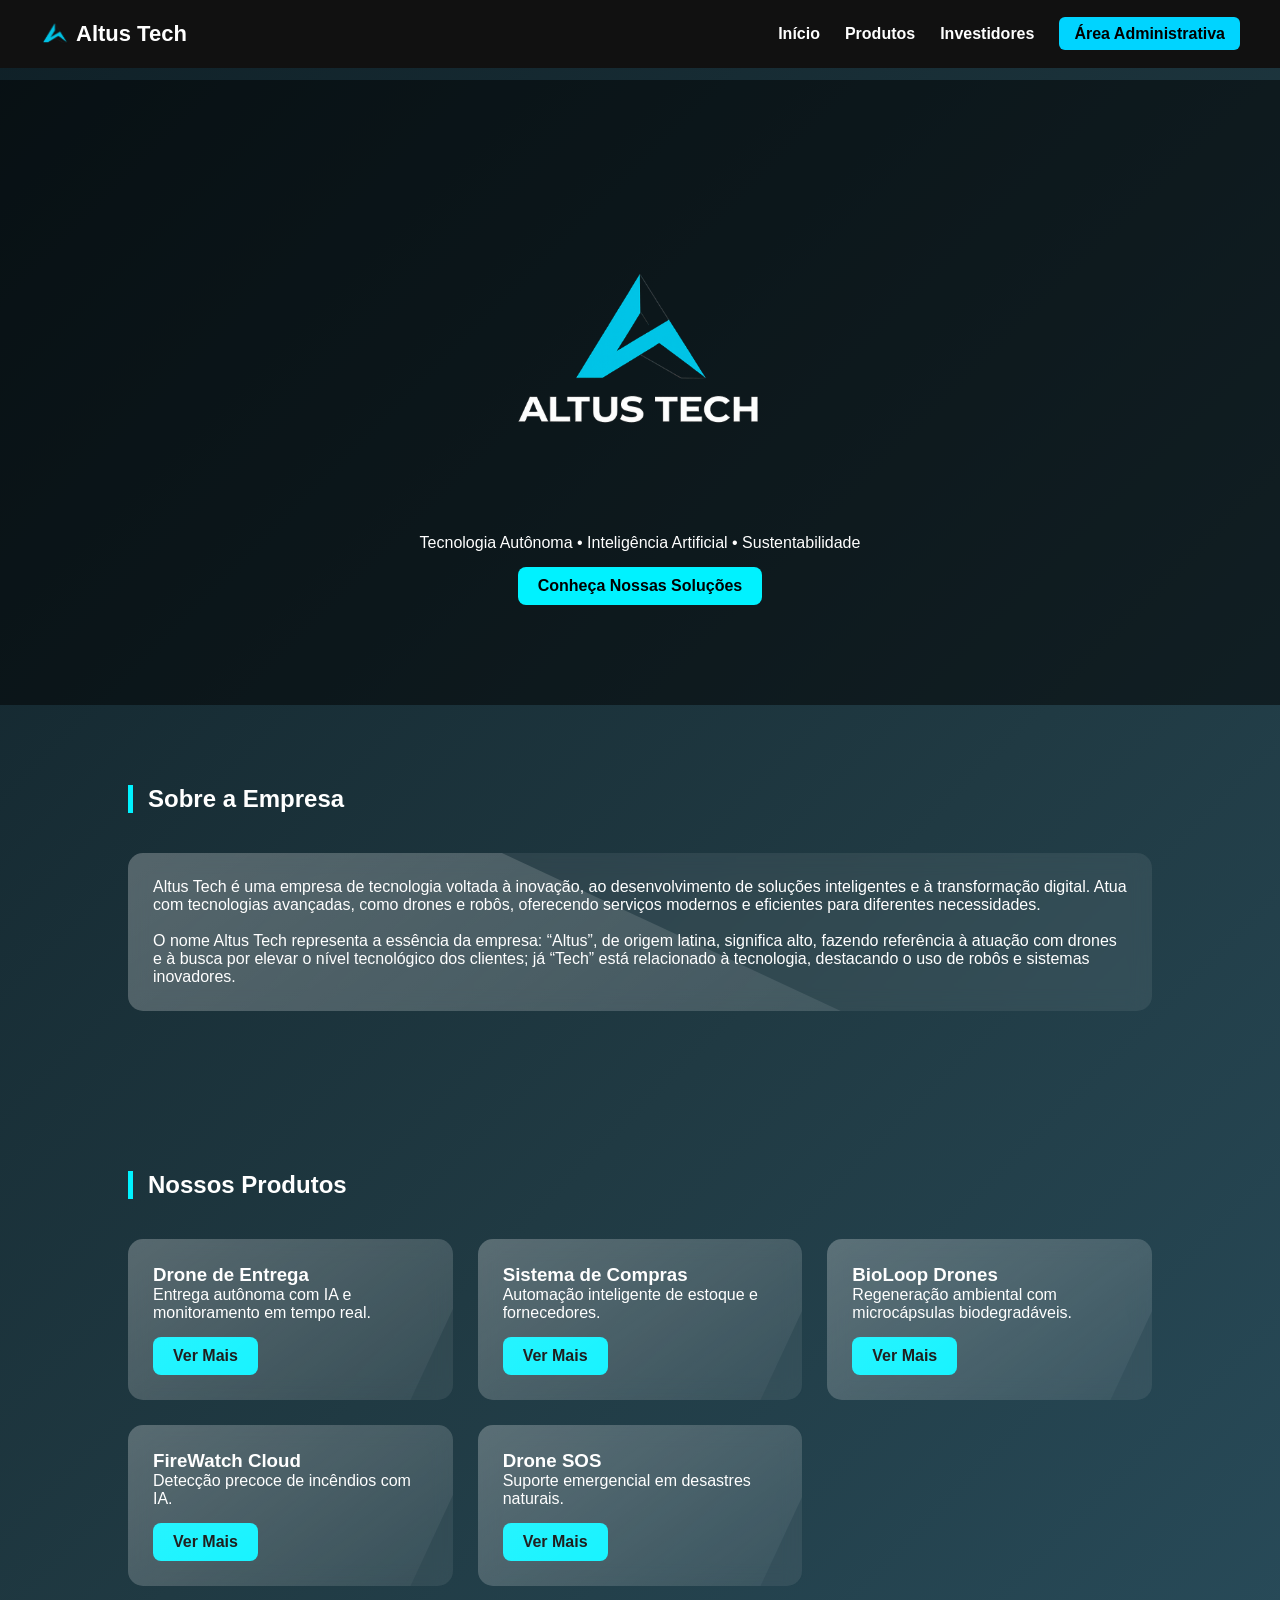
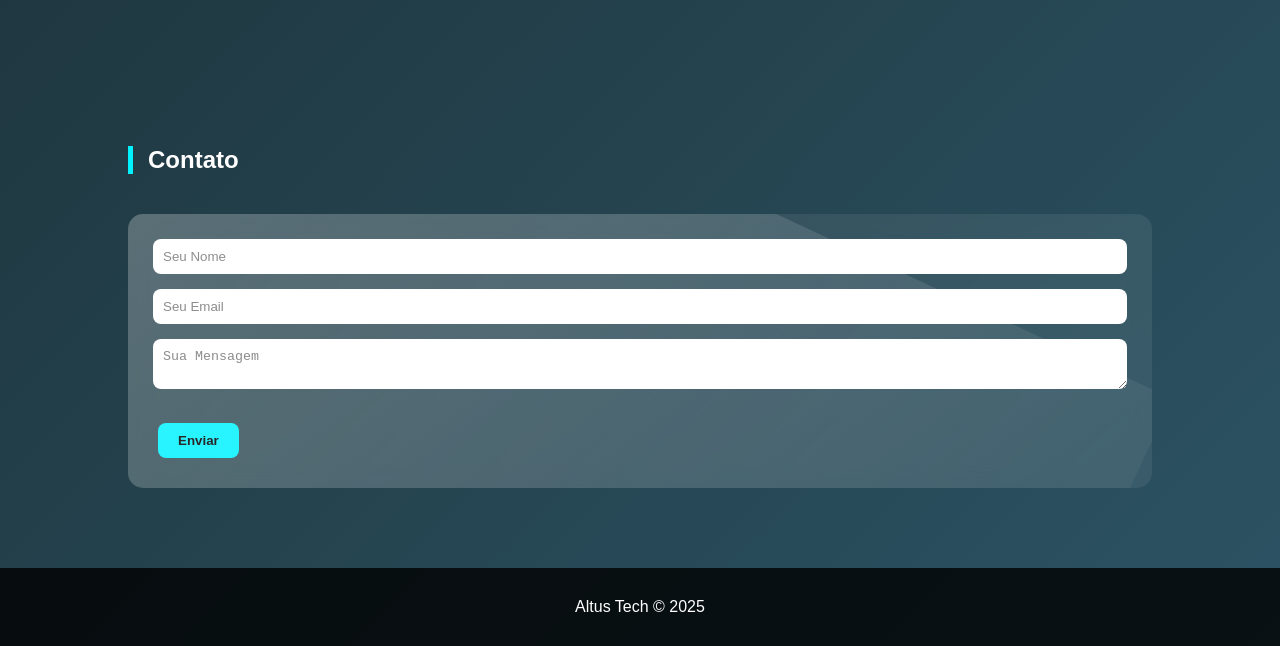
<file: index.html>
<!DOCTYPE html>
<html lang="pt-br">

<head>
    <meta charset="UTF-8">
    <meta name="viewport" content="width=device-width, initial-scale=1.0">
    <title>Altus Tech</title>

    <link rel="shortcut icon" href="./img/logo.png" type="image/x-icon">
    <link rel="stylesheet" href="./css/style.css">
    <script defer src="./js/script.js"></script>
</head>

<body>

    <!-- NAVBAR -->
    <div class="navbar">
        <div class="logo-container">
            <img src="./img/logo.png" alt="Logo">
            <h1>Altus Tech</h1>
        </div>

        <ul class="nav-links">
            <li><a href="index.html">Início</a></li>
            <li><a href="#produtos">Produtos</a></li>
            <li><a href="investidores.html">Investidores</a></li>
            <li><a href="admin/login.html" class="admin-btn">Área Administrativa</a></li>
        </ul>
    </div>

    <!-- HERO -->
    <header class="hero">
        <img src="./img/logo com o nome.png" alt="Logo Altus Tech">

        <p>
            Tecnologia Autônoma • Inteligência Artificial • Sustentabilidade
        </p>

        <a href="#produtos" class="btn">
            Conheça Nossas Soluções
        </a>
    </header>

    <!-- SOBRE -->
    <section id="sobre" class="fade">
        <h2>Sobre a Empresa</h2>

        <div class="card">
            <p>
                Altus Tech é uma empresa de tecnologia voltada à inovação, ao desenvolvimento de soluções inteligentes e
                à transformação digital. Atua com tecnologias avançadas, como drones e robôs, oferecendo serviços
                modernos e eficientes para diferentes necessidades.
                <br><br>
                O nome Altus Tech representa a essência da empresa: “Altus”, de origem latina, significa alto,
                fazendo referência à atuação com drones e à busca por elevar o nível tecnológico dos clientes;
                já “Tech” está relacionado à tecnologia, destacando o uso de robôs e sistemas inovadores.
            </p>
        </div>
    </section>

    <!-- PRODUTOS -->
    <section id="produtos">
        <h2>Nossos Produtos</h2>

        <div class="grid">

            <div class="card fade">
                <h3>Drone de Entrega</h3>
                <p>Entrega autônoma com IA e monitoramento em tempo real.</p>
                <a href="produtos/drone-entrega.html" class="btn-small">Ver Mais</a>
            </div>

            <div class="card fade">
                <h3>Sistema de Compras</h3>
                <p>Automação inteligente de estoque e fornecedores.</p>
                <a href="produtos/compras.html" class="btn-small">Ver Mais</a>
            </div>

            <div class="card fade">
                <h3>BioLoop Drones</h3>
                <p>Regeneração ambiental com microcápsulas biodegradáveis.</p>
                <a href="produtos/bioloop.html" class="btn-small">Ver Mais</a>
            </div>

            <div class="card fade">
                <h3>FireWatch Cloud</h3>
                <p>Detecção precoce de incêndios com IA.</p>
                <a href="produtos/firewatch.html" class="btn-small">Ver Mais</a>
            </div>

            <div class="card fade">
                <h3>Drone SOS</h3>
                <p>Suporte emergencial em desastres naturais.</p>
                <a href="produtos/dronesos.html" class="btn-small">Ver Mais</a>
            </div>

        </div>
    </section>

    <!-- CONTATO -->
    <section id="contato">
        <h2>Contato</h2>

        <form id="formContato" class="card">
            <input type="text" id="nome" placeholder="Seu Nome" required>
            <input type="email" id="email" placeholder="Seu Email" required>
            <textarea id="mensagem" placeholder="Sua Mensagem" required></textarea>

            <button type="submit" class="btn">Enviar</button>
            <p id="msgStatus"></p>
        </form>
    </section>

    <!-- FOOTER -->
    <footer>
        <p>Altus Tech © 2025</p>
    </footer>

</body>

</html>
</file>
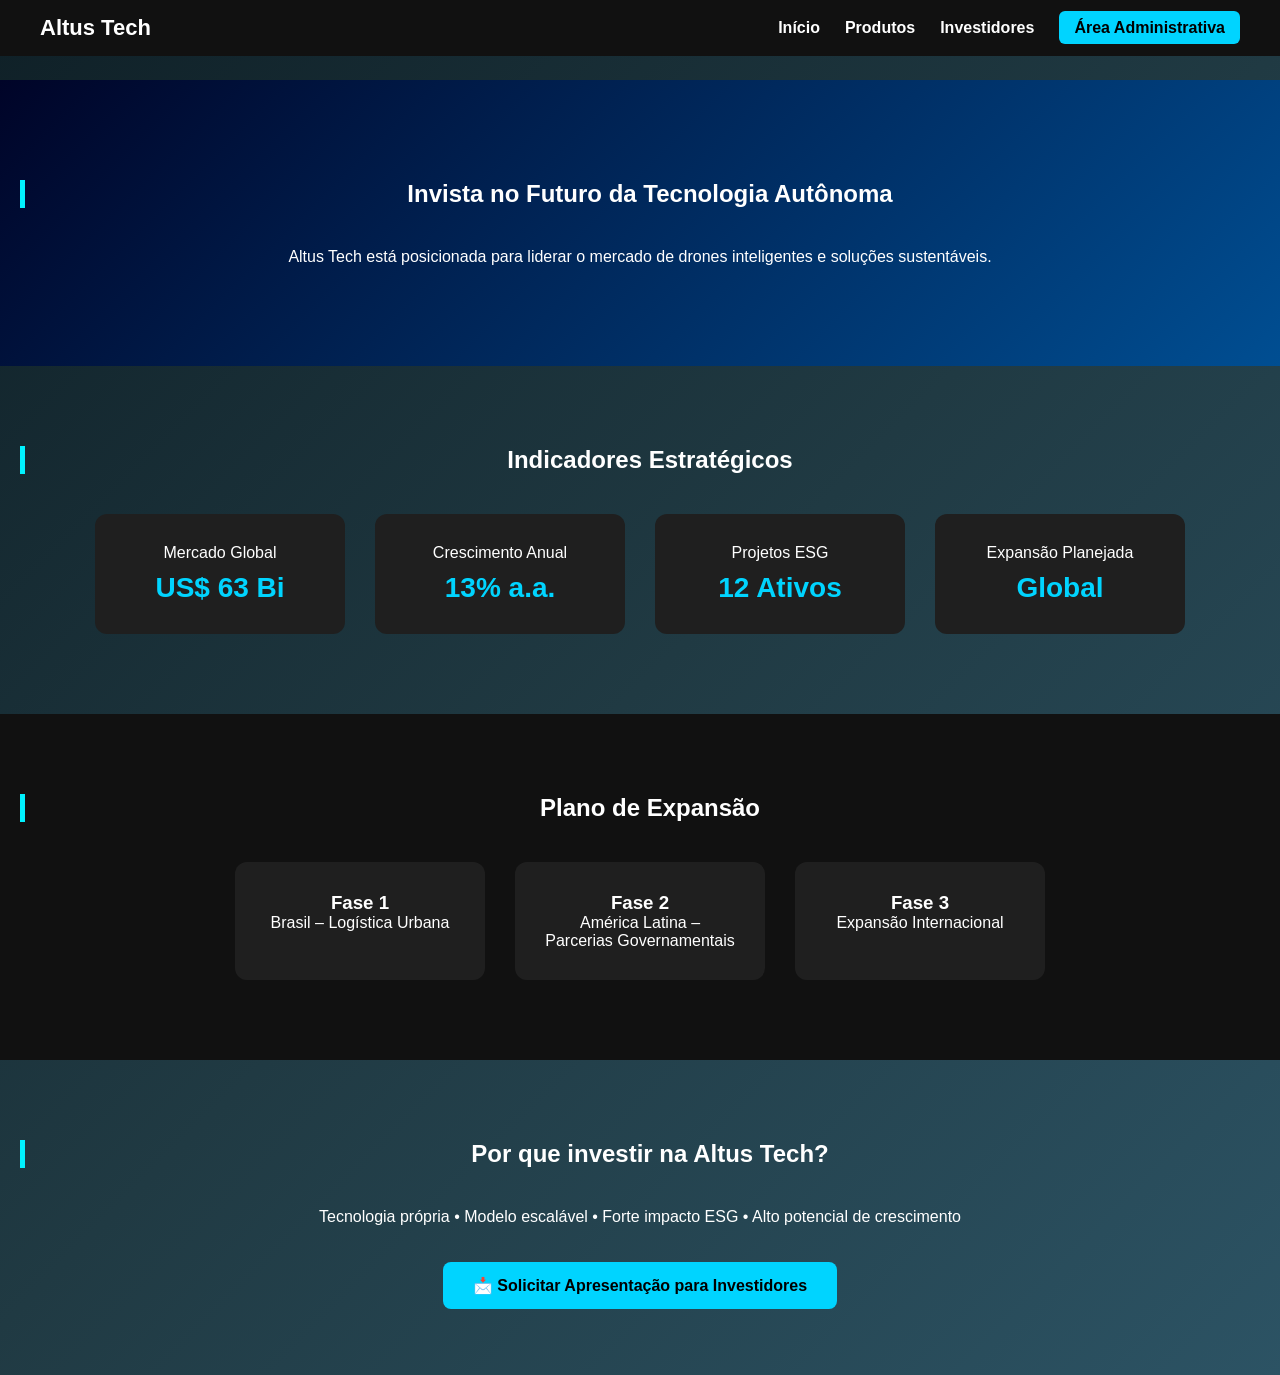
<file: investidores.html>
<!DOCTYPE html>
<html lang="pt-br">

<head>
    <meta charset="UTF-8">
    <meta name="viewport" content="width=device-width, initial-scale=1.0">
    <title>Investidores - Altus Tech</title>
    <link rel="stylesheet" href="./css/style.css">
</head>

<body>

    <!-- NAVBAR -->
    <div class="navbar">
        <h1>Altus Tech</h1>
        <ul>
            <li><a href="index.html">Início</a></li>
            <li><a href="index.html#produtos">Produtos</a></li>
            <li><a href="investidores.html">Investidores</a></li>
            <li><a href="admin/login.html" class="admin-btn">Área Administrativa</a></li>
        </ul>
    </div>

    <!-- HERO -->
    <section class="investor-hero">
        <h2>Invista no Futuro da Tecnologia Autônoma</h2>
        <p>
            Altus Tech está posicionada para liderar o mercado de drones inteligentes
            e soluções sustentáveis.
        </p>
    </section>

    <!-- MÉTRICAS -->
    <section class="investor-section">
        <h2>Indicadores Estratégicos</h2>

        <div class="investor-grid">

            <div class="investor-card">
                <p>Mercado Global</p>
                <div class="highlight">US$ 63 Bi</div>
            </div>

            <div class="investor-card">
                <p>Crescimento Anual</p>
                <div class="highlight">13% a.a.</div>
            </div>

            <div class="investor-card">
                <p>Projetos ESG</p>
                <div class="highlight">12 Ativos</div>
            </div>

            <div class="investor-card">
                <p>Expansão Planejada</p>
                <div class="highlight">Global</div>
            </div>

        </div>
    </section>

    <!-- PLANO DE EXPANSÃO -->
    <section class="investor-section" style="background:#111; color:white;">
        <h2>Plano de Expansão</h2>

        <div class="investor-grid">

            <div class="investor-card">
                <h3>Fase 1</h3>
                <p>Brasil – Logística Urbana</p>
            </div>

            <div class="investor-card">
                <h3>Fase 2</h3>
                <p>América Latina – Parcerias Governamentais</p>
            </div>

            <div class="investor-card">
                <h3>Fase 3</h3>
                <p>Expansão Internacional</p>
            </div>

        </div>
    </section>

    <!-- CTA -->
    <section class="investor-section">
        <h2>Por que investir na Altus Tech?</h2>

        <p>
            Tecnologia própria • Modelo escalável • Forte impacto ESG • Alto potencial de crescimento
        </p>

        <div class="cta-investor">
            <a href="#">📩 Solicitar Apresentação para Investidores</a>
        </div>
    </section>

</body>

</html>
</file>
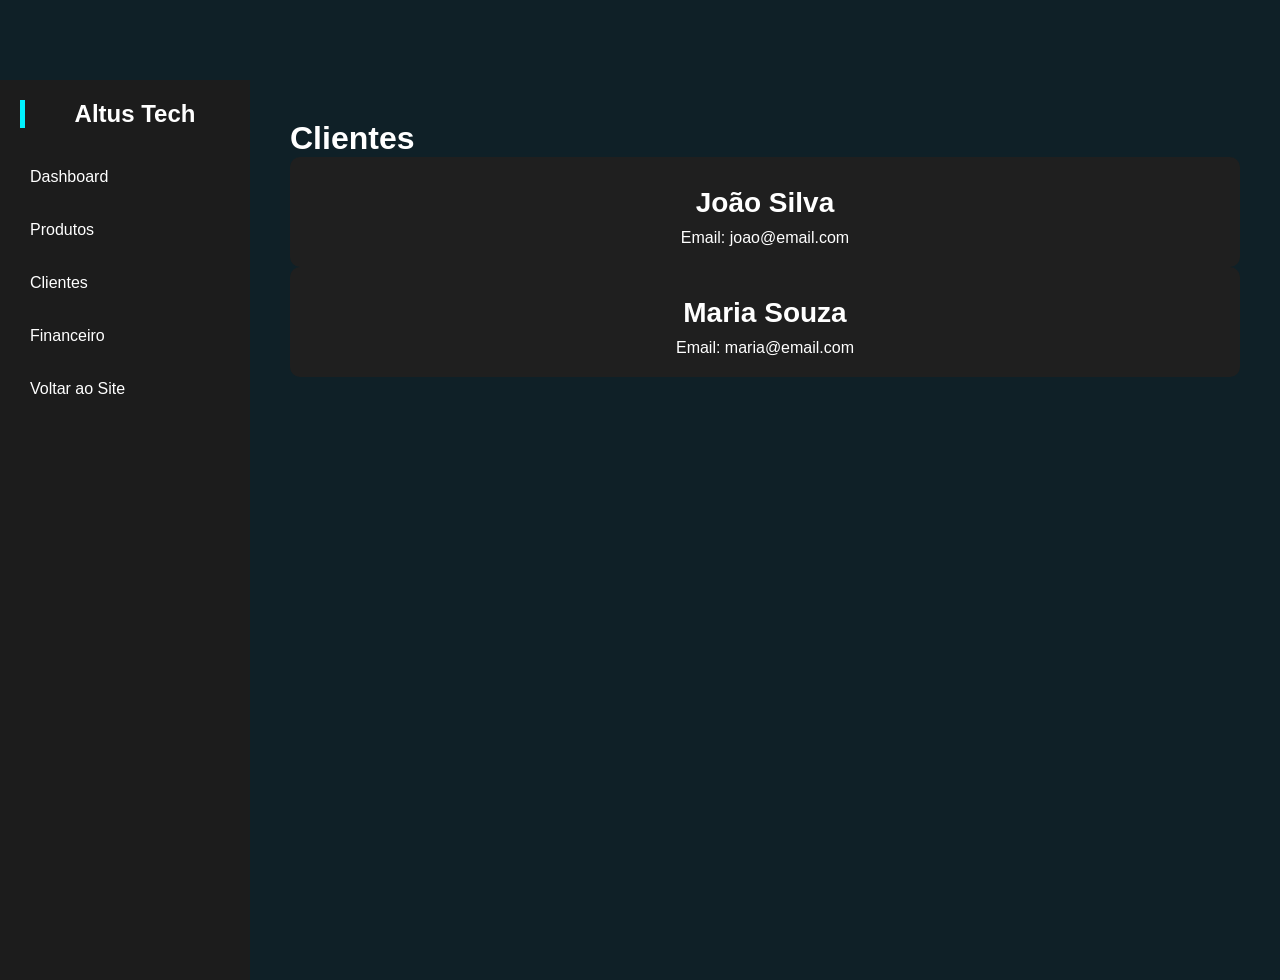
<file: admin/clientes.html>
<!DOCTYPE html>
<html lang="pt-br">
<head>
<meta charset="UTF-8">
<meta name="viewport" content="width=device-width, initial-scale=1.0">
<title>Admin - Clientes</title>
<link rel="stylesheet" href="../css/style.css">
</head>

<body class="admin-body">

<div class="admin-container">

<div class="sidebar">
    <h2>Altus Tech</h2>
    <a href="dashboard.html">Dashboard</a>
    <a href="produtos.html">Produtos</a>
    <a href="clientes.html">Clientes</a>
    <a href="financeiro.html">Financeiro</a>
    <a href="../index.html">Voltar ao Site</a>
</div>

<div class="dashboard">
<h1>Clientes</h1>

<div class="admin-card">
<h3>João Silva</h3>
<p>Email: joao@email.com</p>
</div>

<div class="admin-card">
<h3>Maria Souza</h3>
<p>Email: maria@email.com</p>
</div>

</div>

</div>

</body>
</html>
</file>
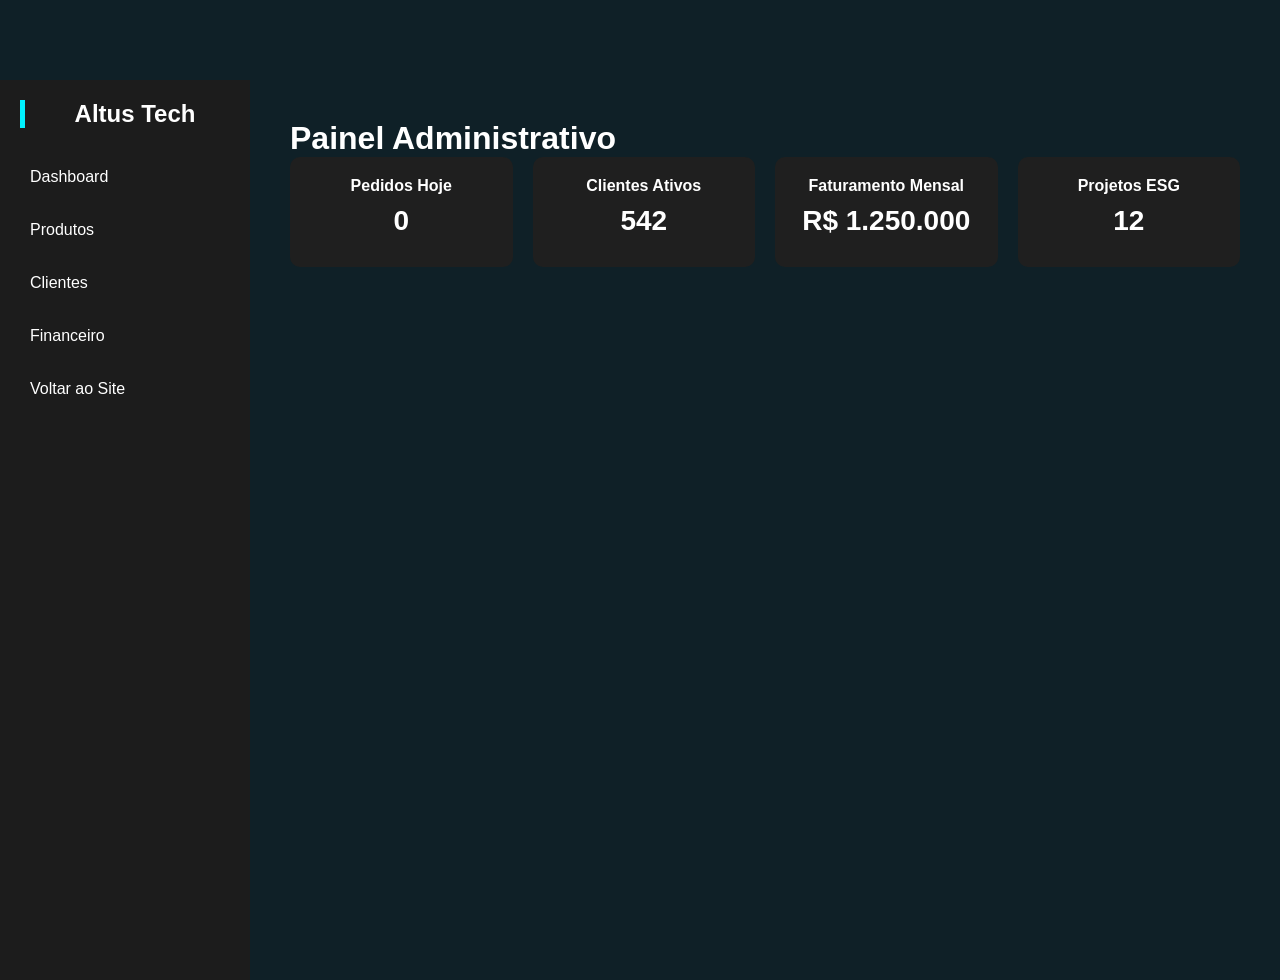
<file: admin/dashboard.html>
<!DOCTYPE html>
<html lang="pt-br">
<head>
<meta charset="UTF-8">
<meta name="viewport" content="width=device-width, initial-scale=1.0">
<title>Painel Administrativo - Altus Tech</title>
<link rel="stylesheet" href="../css/style.css">
</head>

<body class="admin-body">

<div class="admin-container">

<div class="sidebar">
    <h2>Altus Tech</h2>

    <a href="dashboard.html">Dashboard</a>
    <a href="produtos.html">Produtos</a>
    <a href="clientes.html">Clientes</a>
    <a href="financeiro.html">Financeiro</a>
    <a href="../index.html">Voltar ao Site</a>
</div>

<div class="dashboard">

<h1>Painel Administrativo</h1>

<div class="cards">

<div class="admin-card">
<h4>Pedidos Hoje</h4>
<h3>0</h3>
</div>

<div class="admin-card">
<h4>Clientes Ativos</h4>
<h3>542</h3>
</div>

<div class="admin-card">
<h4>Faturamento Mensal</h4>
<h3>R$ 1.250.000</h3>
</div>

<div class="admin-card">
<h4>Projetos ESG</h4>
<h3>12</h3>
</div>

</div>

</div>

</div>

</body>
</html>
</file>
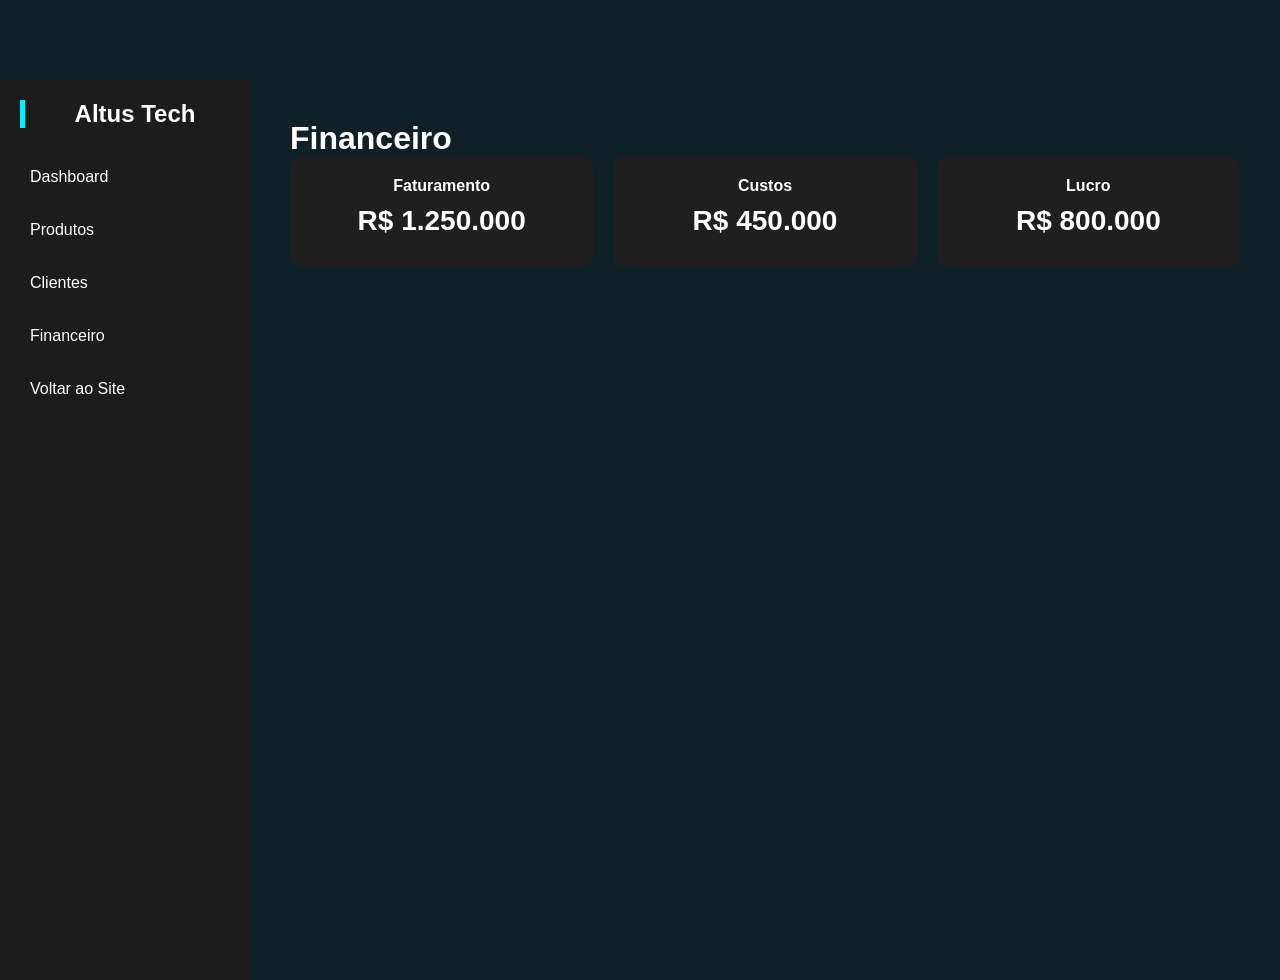
<file: admin/financeiro.html>
<!DOCTYPE html>
<html lang="pt-br">
<head>
<meta charset="UTF-8">
<title>Admin - Financeiro</title>
<meta name="viewport" content="width=device-width, initial-scale=1.0">
<link rel="stylesheet" href="../css/style.css">
</head>

<body class="admin-body">

<div class="admin-container">

<div class="sidebar">
    <h2>Altus Tech</h2>
    <a href="dashboard.html">Dashboard</a>
    <a href="produtos.html">Produtos</a>
    <a href="clientes.html">Clientes</a>
    <a href="financeiro.html">Financeiro</a>
    <a href="../index.html">Voltar ao Site</a>
</div>

<div class="dashboard">
<h1>Financeiro</h1>

<div class="cards">

<div class="admin-card">
<h4>Faturamento</h4>
<h3>R$ 1.250.000</h3>
</div>

<div class="admin-card">
<h4>Custos</h4>
<h3>R$ 450.000</h3>
</div>

<div class="admin-card">
<h4>Lucro</h4>
<h3>R$ 800.000</h3>
</div>

</div>

</div>

</div>

</body>
</html>
</file>
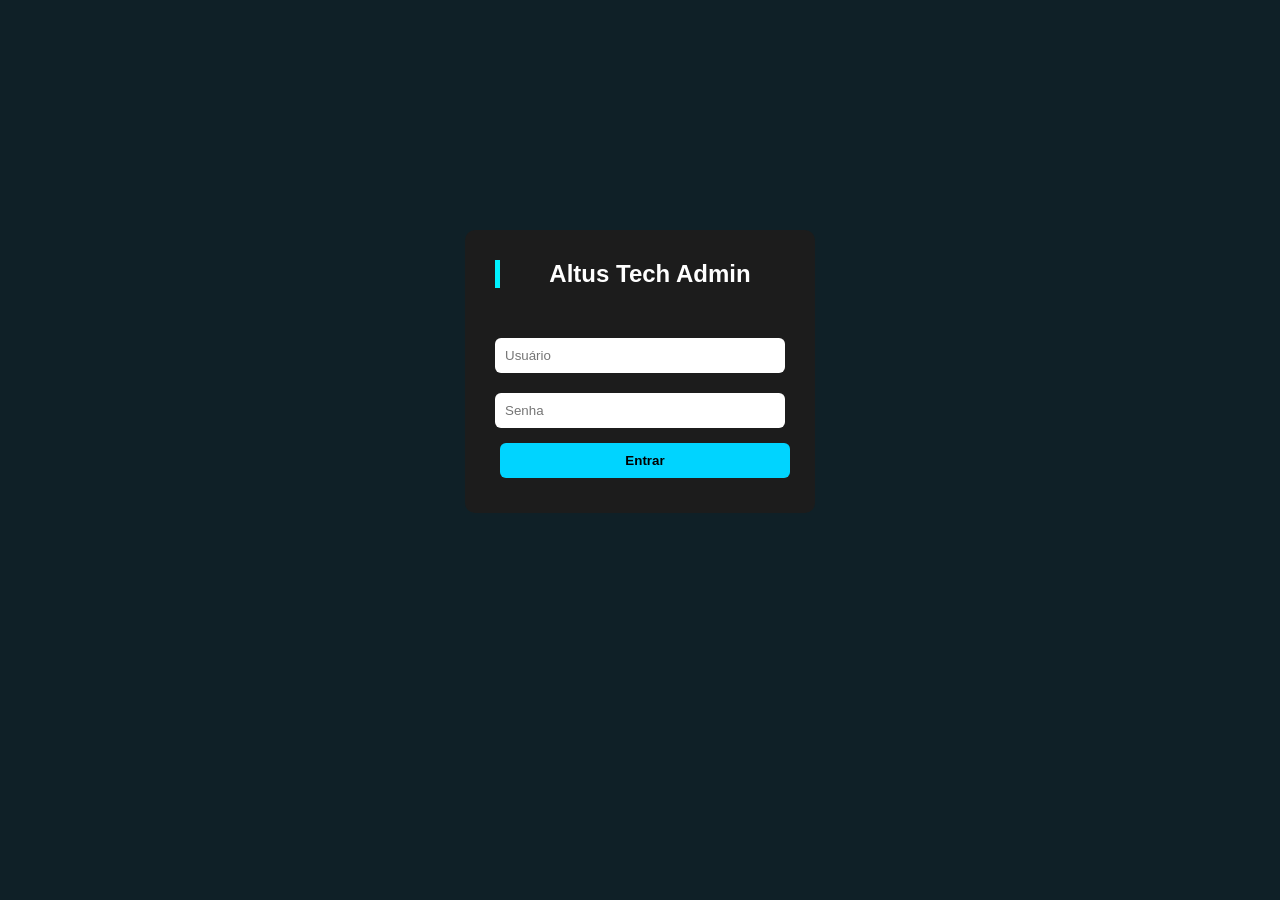
<file: admin/login.html>
<!DOCTYPE html>
<html lang="pt-br">
<head>
<meta charset="UTF-8">
<meta name="viewport" content="width=device-width, initial-scale=1.0">
<title>Login Administrativo - Altus Tech</title>
<link rel="stylesheet" href="../css/style.css">
</head>

<body class="admin-body">

<div class="login-box">
<h2>Altus Tech Admin</h2>

<form action="dashboard.html">
<input type="text" placeholder="Usuário" required>
<input type="password" placeholder="Senha" required>
<button type="submit">Entrar</button>
</form>

</div>

</body>
</html>
</file>
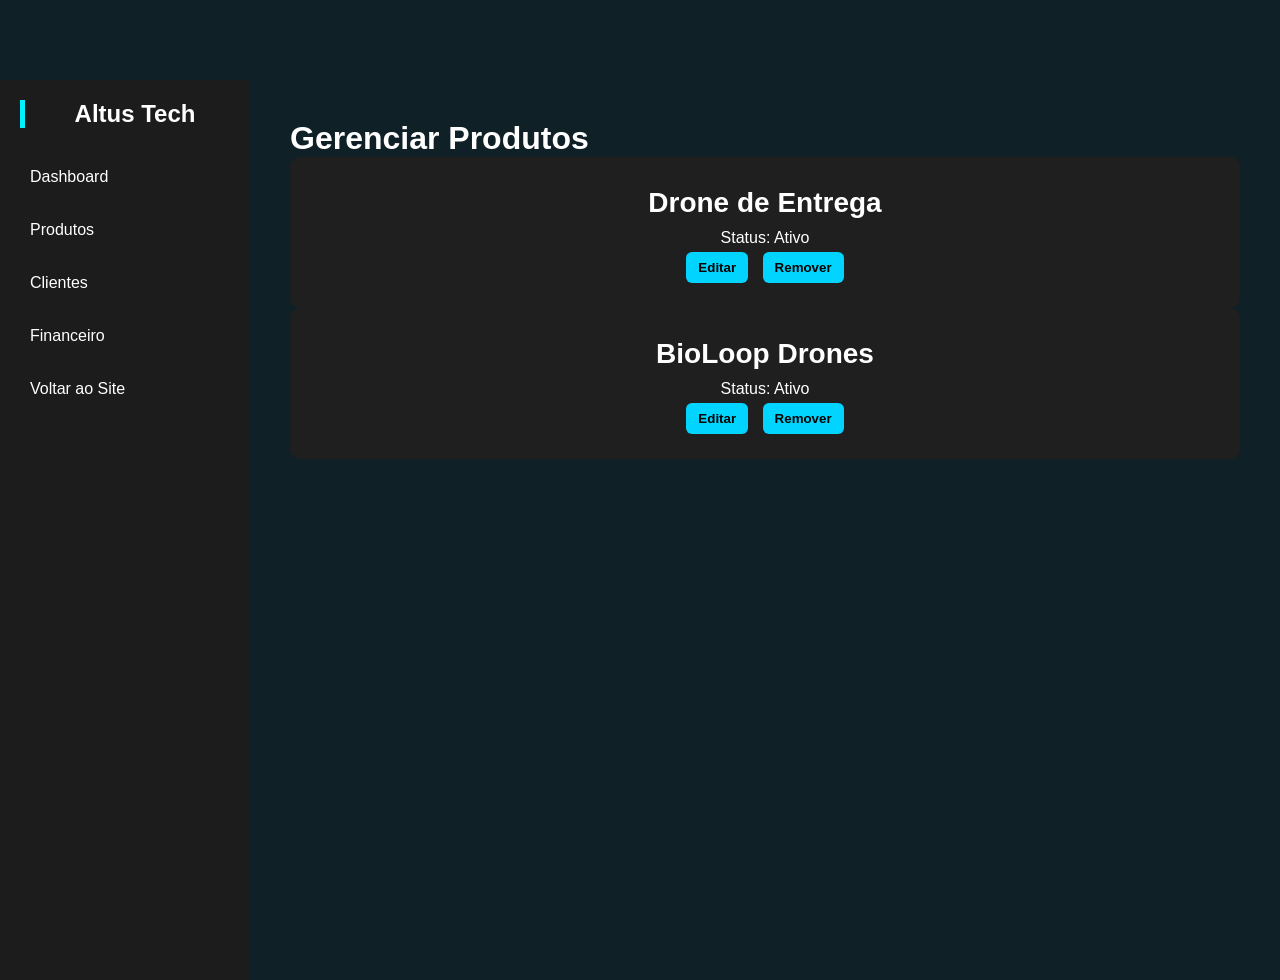
<file: admin/produtos.html>
<!DOCTYPE html>
<html lang="pt-br">

<head>
    <meta charset="UTF-8">
    <title>Admin - Produtos</title>
    <meta name="viewport" content="width=device-width, initial-scale=1.0">
    <link rel="stylesheet" href="../css/style.css">
</head>

<body class="admin-body">

    <div class="admin-container">

        <div class="sidebar">
            <h2>Altus Tech</h2>
            <a href="dashboard.html">Dashboard</a>
            <a href="produtos.html">Produtos</a>
            <a href="clientes.html">Clientes</a>
            <a href="financeiro.html">Financeiro</a>
            <a href="../index.html">Voltar ao Site</a>
        </div>

        <div class="dashboard">
            <h1>Gerenciar Produtos</h1>

            <div class="admin-card" id="produto1">
                <h3 contenteditable="false">Drone de Entrega</h3>
                <p>Status: Ativo</p>
                <button onclick="editarProduto(this)">Editar</button>
                <button onclick="removerProduto(this)">Remover</button>
            </div>

            <div class="admin-card" id="produto2">
                <h3 contenteditable="false">BioLoop Drones</h3>
                <p>Status: Ativo</p>
                <button onclick="editarProduto(this)">Editar</button>
                <button onclick="removerProduto(this)">Remover</button>
            </div>
        </div>
    </div>


    <script src="../js/script2.js"></script>

</body>

</html>
</file>
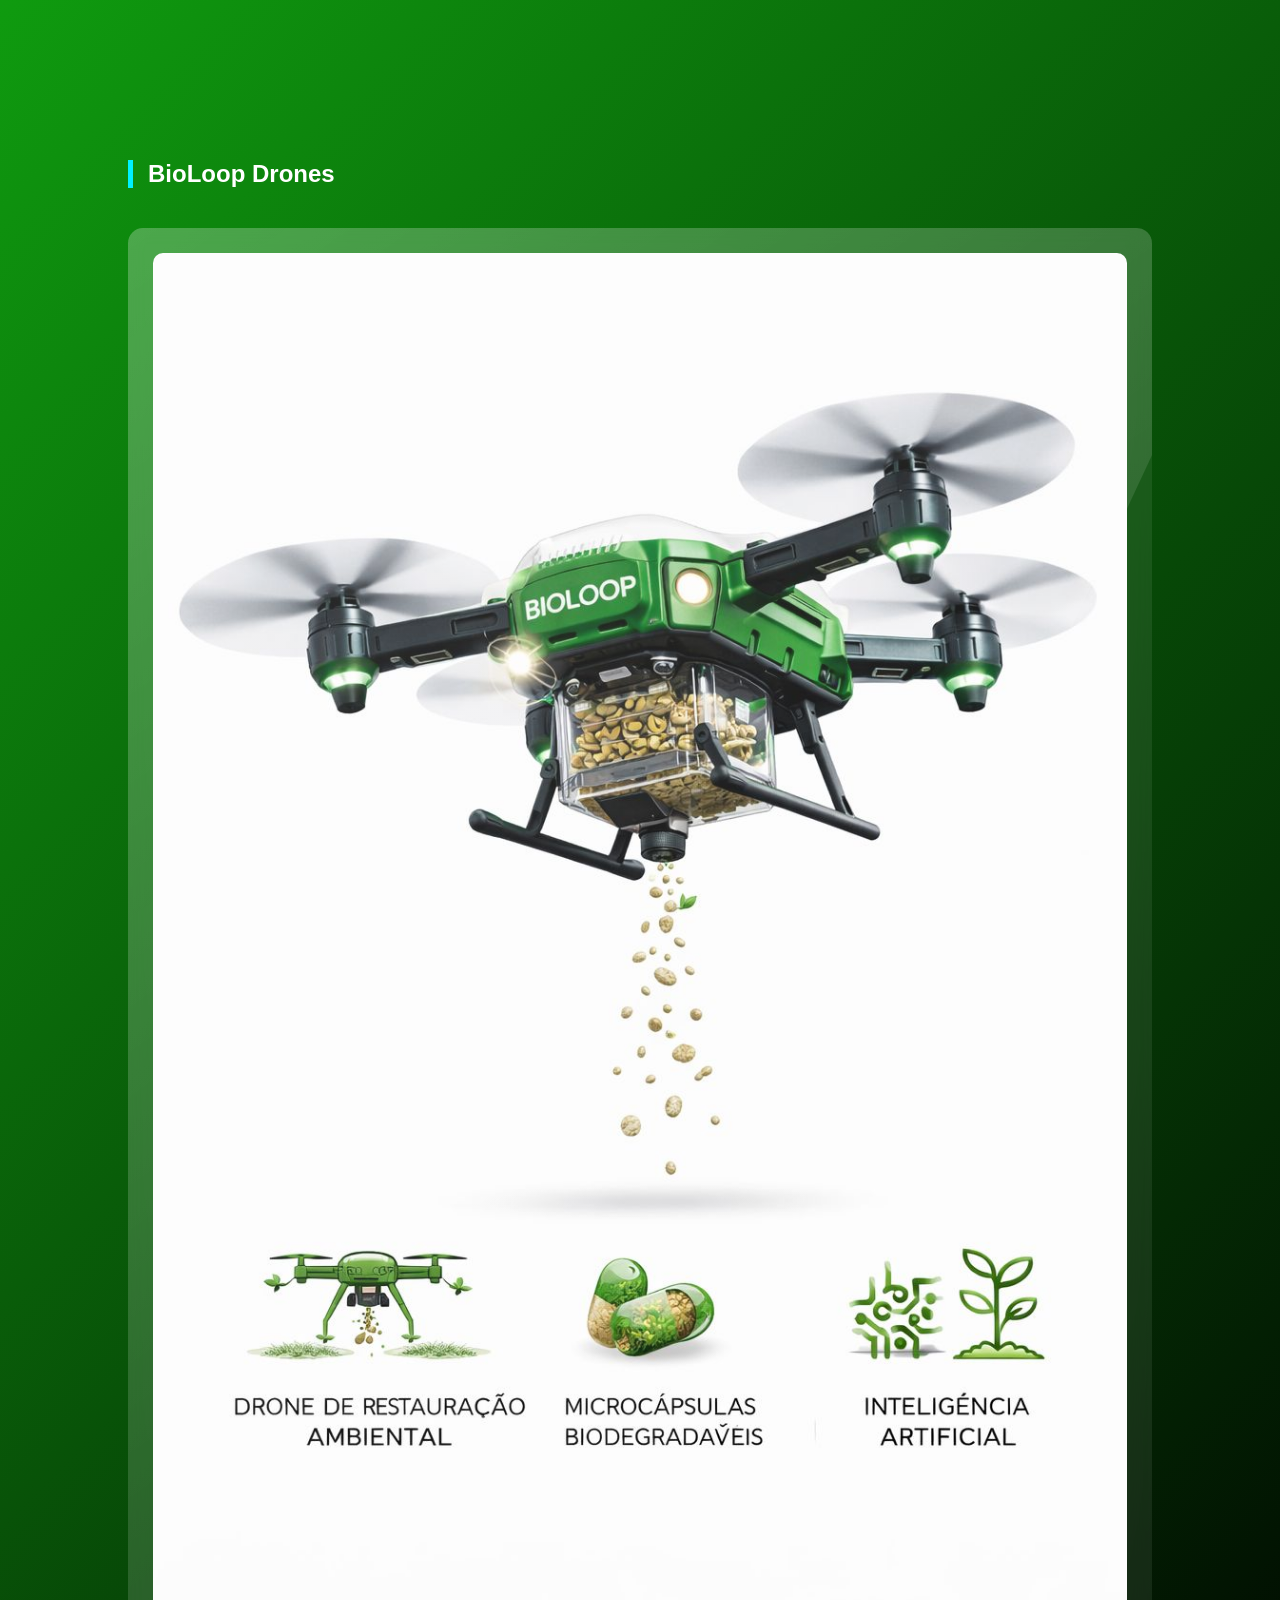
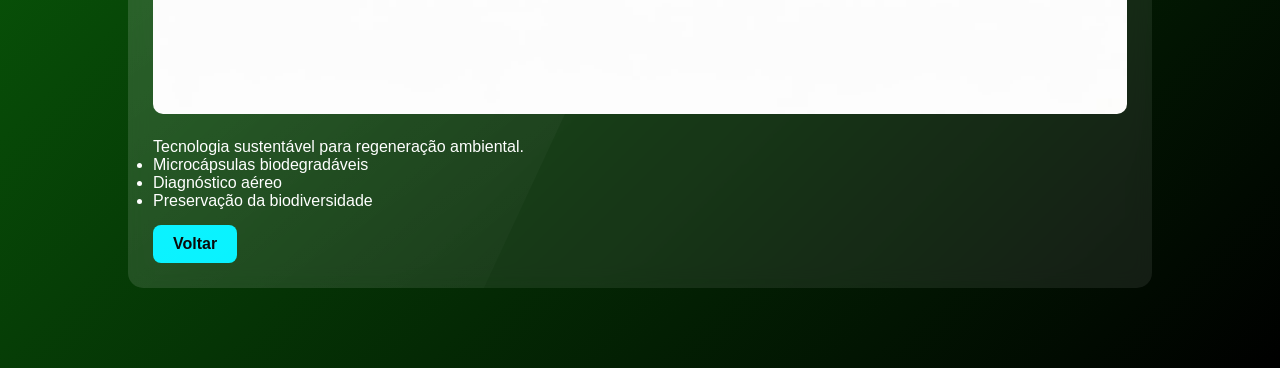
<file: produtos/bioloop.html>
<!DOCTYPE html>
<html lang="pt-br">
<head>
<meta charset="UTF-8">
<meta name="viewport" content="width=device-width, initial-scale=1.0">
<title>BioLoop Drones</title>
<link rel="stylesheet" href="../css/style.css">
</head>

<body class="bioloop">

<section class="fade-in">
<h2>BioLoop Drones</h2>

<div class="card">
<img src="../img/bioloop drone.jpeg" width="100%" style="border-radius:10px; margin-bottom:20px;">

<p>Tecnologia sustentável para regeneração ambiental.</p>

<ul>
<li>Microcápsulas biodegradáveis</li>
<li>Diagnóstico aéreo</li>
<li>Preservação da biodiversidade</li>
</ul>

<a href="../index.html" class="btn">Voltar</a>
</div>

</section>
</body>

</html>
</file>
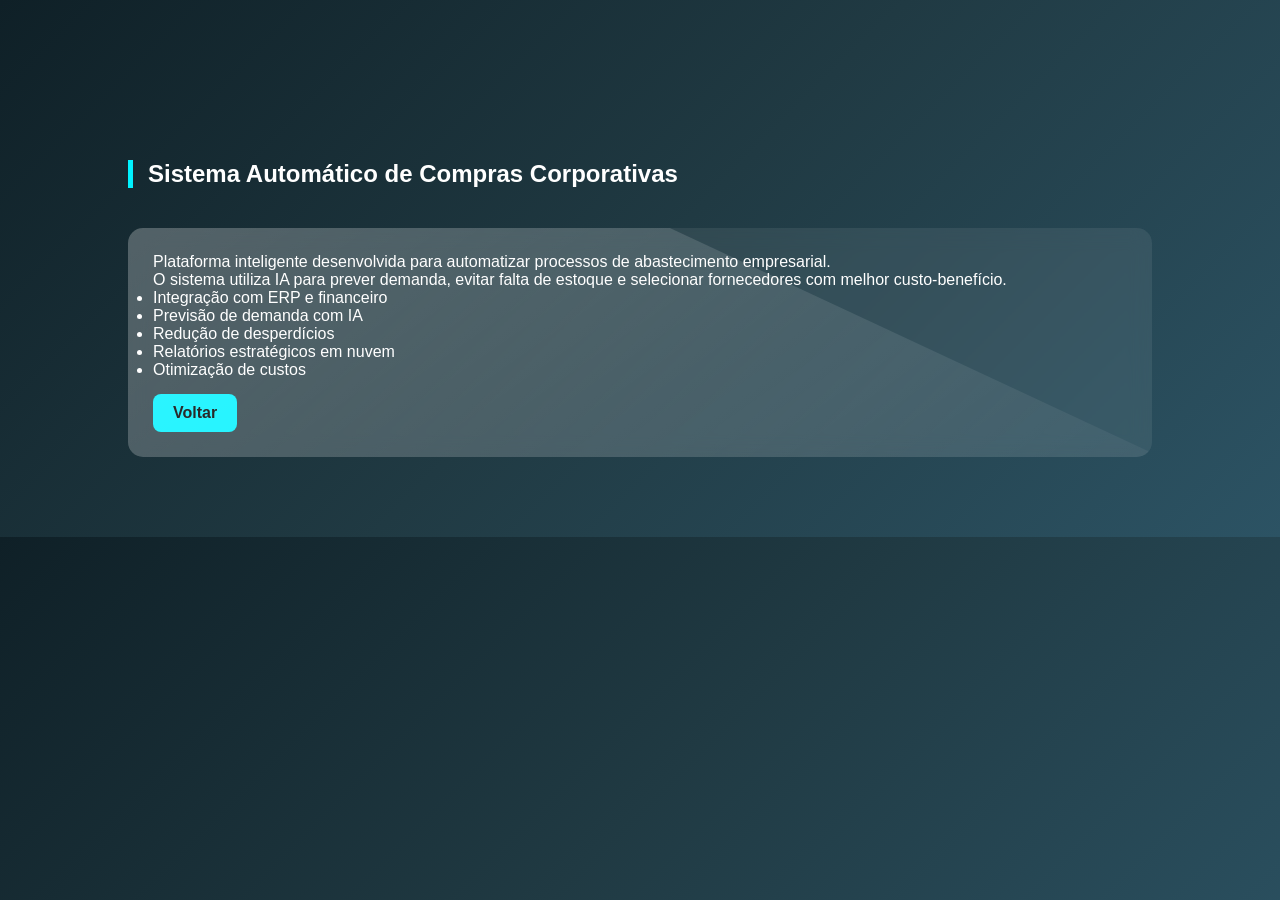
<file: produtos/compras.html>
<!DOCTYPE html>
<html lang="pt-br">
<head>
<meta charset="UTF-8">
<meta name="viewport" content="width=device-width, initial-scale=1.0">
<title>Sistema Automático de Compras</title>
<link rel="stylesheet" href="../css/style.css">
</head>

<body>

<section>
<h2>Sistema Automático de Compras Corporativas</h2>

<div class="card">
<p>
Plataforma inteligente desenvolvida para automatizar
processos de abastecimento empresarial.
</p>

<p>
O sistema utiliza IA para prever demanda, evitar falta de estoque
e selecionar fornecedores com melhor custo-benefício.
</p>

<ul>
<li>Integração com ERP e financeiro</li>
<li>Previsão de demanda com IA</li>
<li>Redução de desperdícios</li>
<li>Relatórios estratégicos em nuvem</li>
<li>Otimização de custos</li>
</ul>

<a href="../index.html" class="btn">Voltar</a>
</div>

</section>

</body>
</html>
</file>
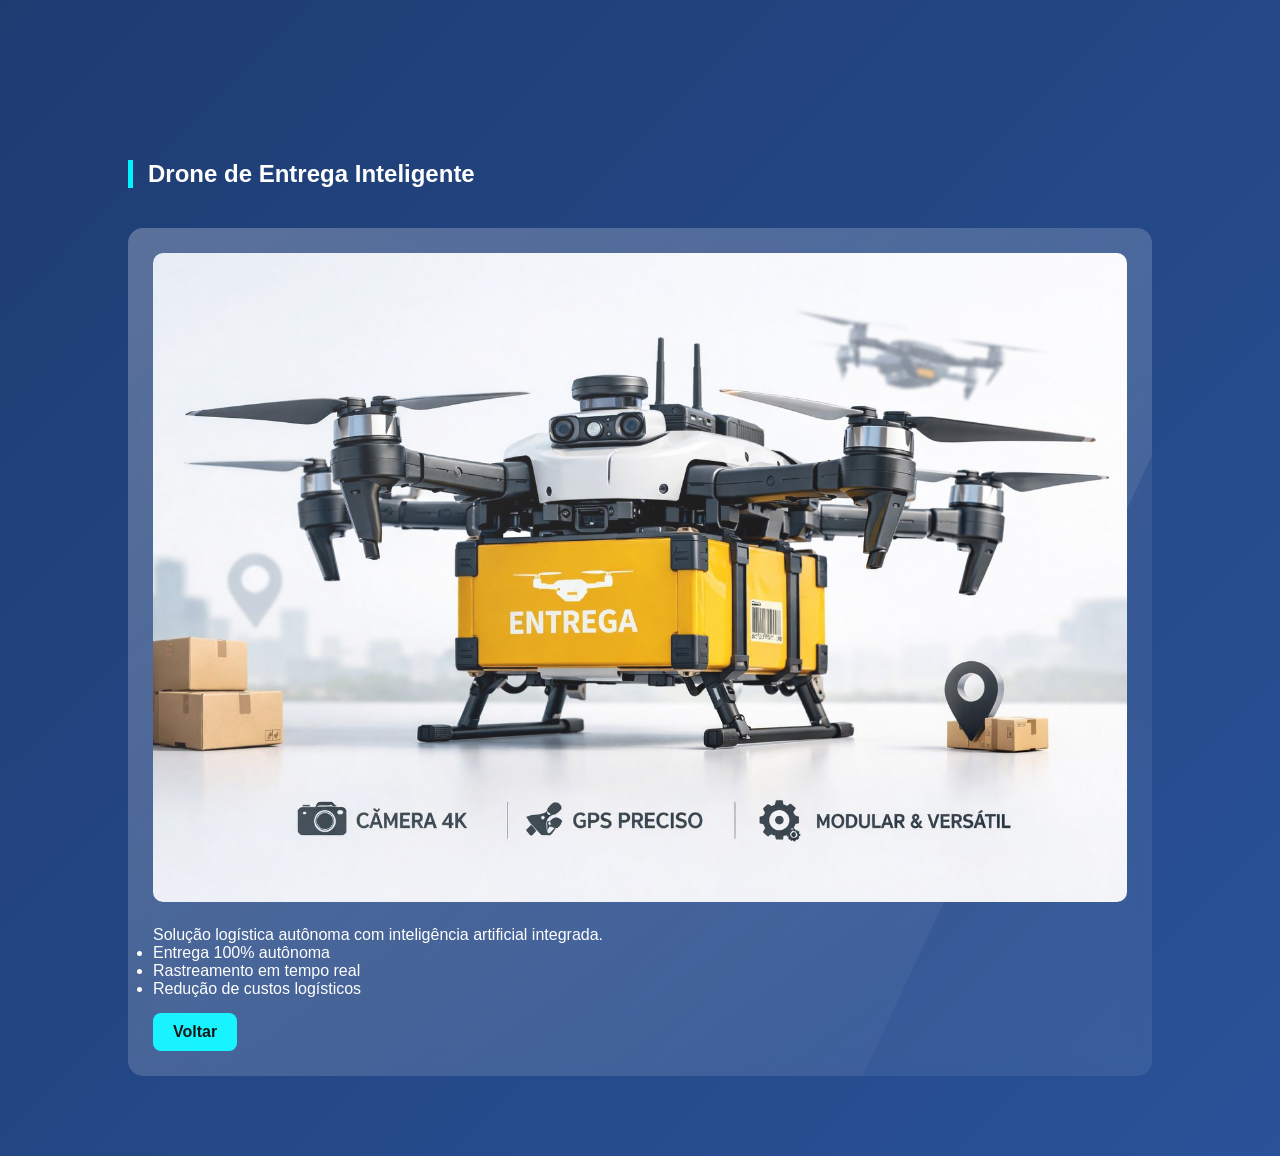
<file: produtos/drone-entrega.html>
<!DOCTYPE html>
<html lang="pt-br">
<head>
<meta charset="UTF-8">
<meta name="viewport" content="width=device-width, initial-scale=1.0">
<title>Drone de Entrega Inteligente</title>
<link rel="stylesheet" href="../css/style.css">
</head>

<body class="drone">

<section class="fade-in">
<h2>Drone de Entrega Inteligente</h2>

<div class="card">

<img src="../img/drone de entrega.jpeg" width="100%" style="border-radius:10px; margin-bottom:20px;">


<p>Solução logística autônoma com inteligência artificial integrada.</p>

<ul>
<li>Entrega 100% autônoma</li>
<li>Rastreamento em tempo real</li>
<li>Redução de custos logísticos</li>
</ul>


<a href="../index.html" class="btn">Voltar</a>
</div>

</section>
</body>

</html>
</file>
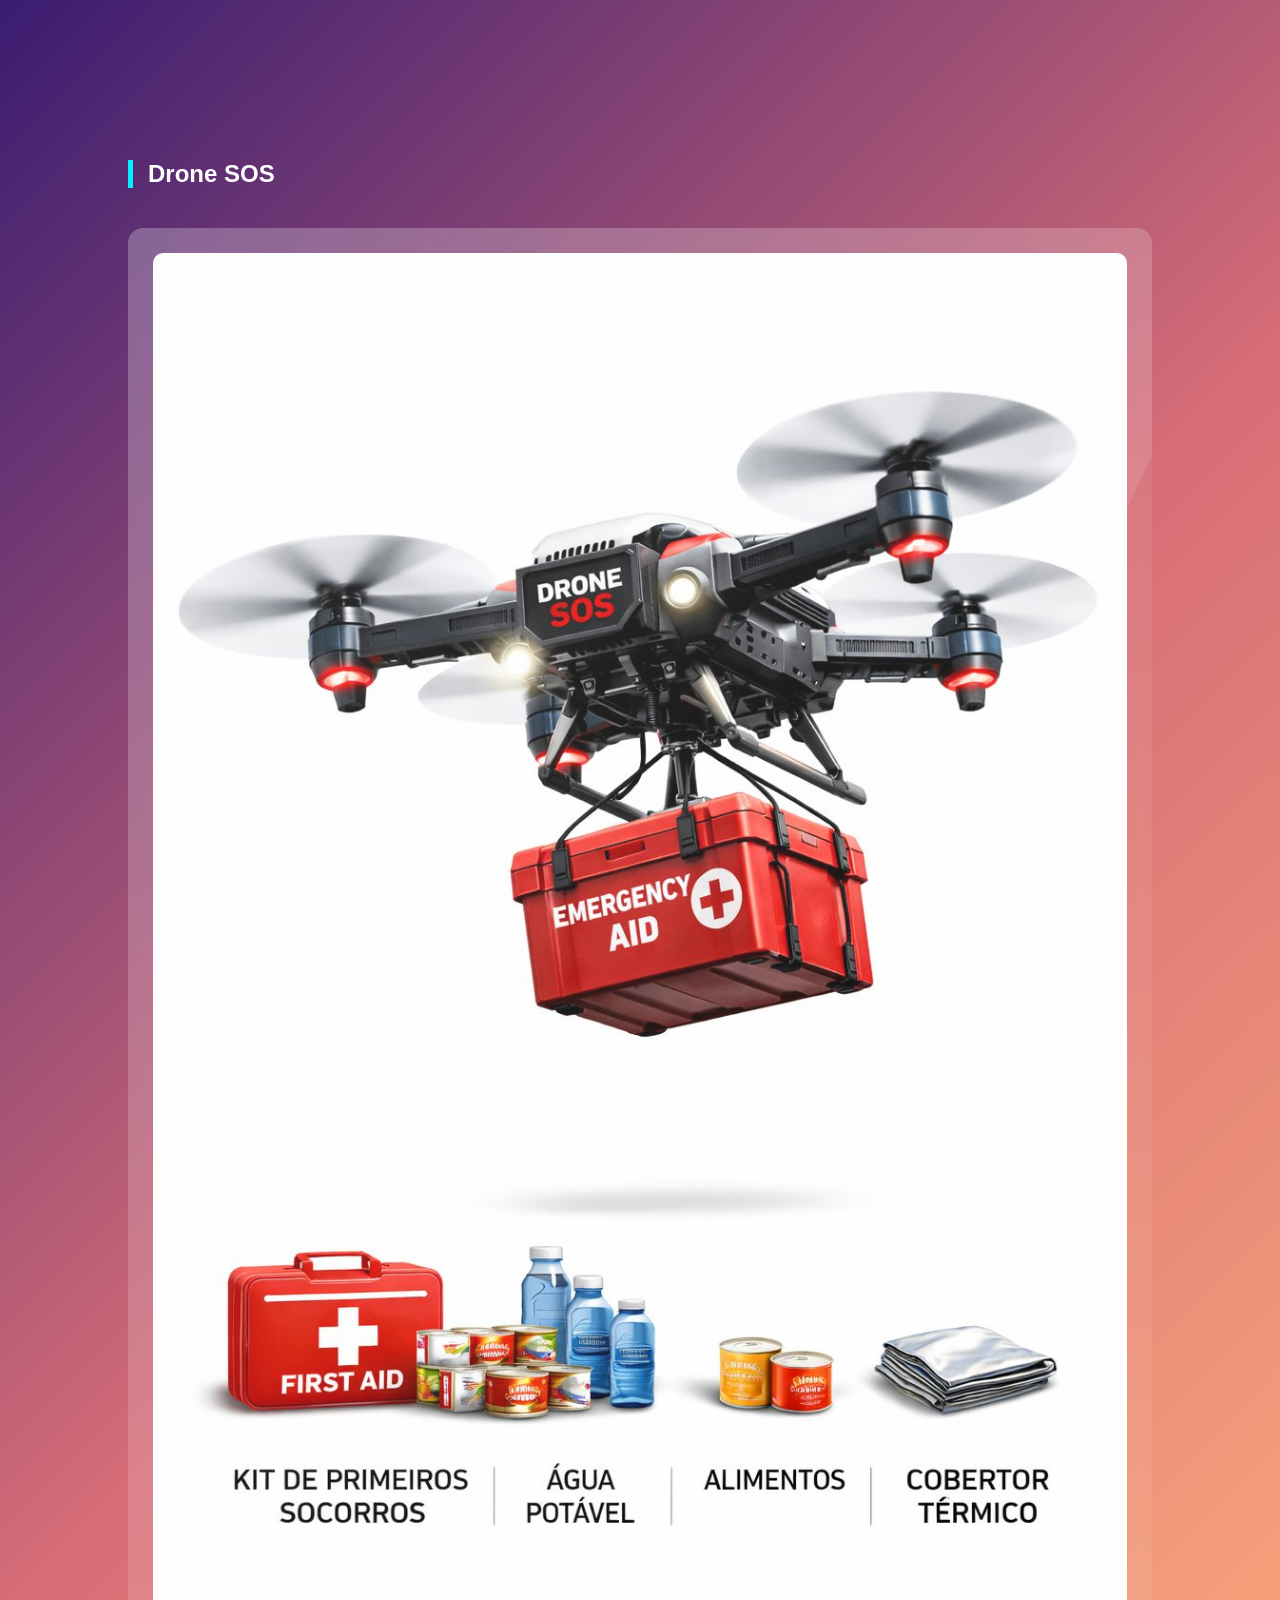
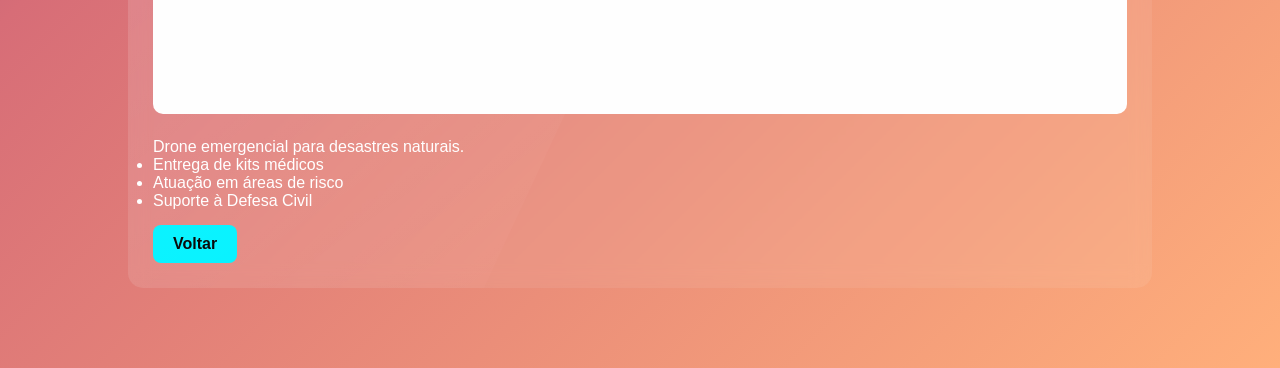
<file: produtos/dronesos.html>
<!DOCTYPE html>
<html lang="pt-br">
<head>
<meta charset="UTF-8">
<meta name="viewport" content="width=device-width, initial-scale=1.0">
<title>Drone SOS</title>
<link rel="stylesheet" href="../css/style.css">
</head>

<body class="sos">

<section class="fade-in">
<h2>Drone SOS</h2>

<div class="card">
<img src="../img/sos drone.jpeg" width="100%" style="border-radius:10px; margin-bottom:20px;">

<p>Drone emergencial para desastres naturais.</p>

<ul>
<li>Entrega de kits médicos</li>
<li>Atuação em áreas de risco</li>
<li>Suporte à Defesa Civil</li>
</ul>


<a href="../index.html" class="btn">Voltar</a>
</div>

</section>
</body>

</html>
</file>
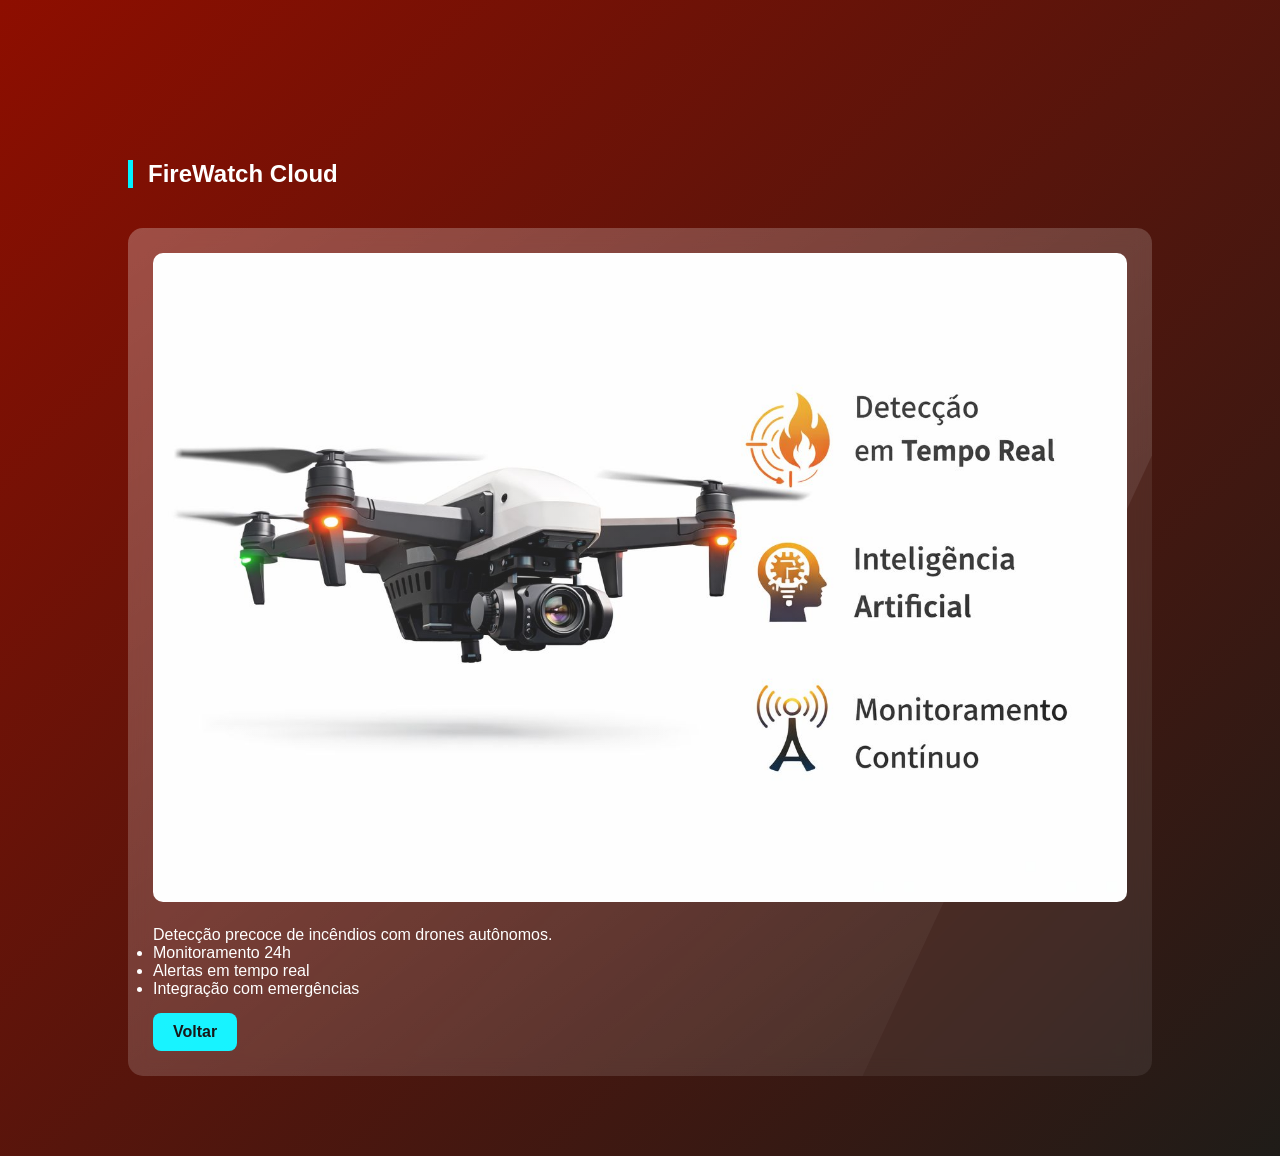
<file: produtos/firewatch.html>
<!DOCTYPE html>
<html lang="pt-br">
<head>
<meta charset="UTF-8">
<meta name="viewport" content="width=device-width, initial-scale=1.0">
<title>FireWatch Cloud</title>
<link rel="stylesheet" href="../css/style.css">
</head>

<body class="firewatch">

<section class="fade-in">
<h2>FireWatch Cloud</h2>

<div class="card">
<img src="../img/drone de queimada.jpeg" width="100%" style="border-radius:10px; margin-bottom:20px;">

<p>Detecção precoce de incêndios com drones autônomos.</p>

<ul>
<li>Monitoramento 24h</li>
<li>Alertas em tempo real</li>
<li>Integração com emergências</li>
</ul>


<a href="../index.html" class="btn">Voltar</a>
</div>

</section>
</body>

</html>
</file>
<file: css/style.css>
* { margin:0; padding:0; box-sizing:border-box; }

body{
    font-family:Arial, sans-serif;
    background:linear-gradient(135deg,#0f2027,#203a43,#2c5364);
    color:white;
    scroll-behavior:smooth;
}

.hero{
    text-align:center;
    padding:100px 20px;
    background:rgba(0,0,0,0.5);
}

.hero h1{
    font-size:3rem;
    letter-spacing:4px;
}

section{
    padding:80px 10%;
}

h2{
    margin-bottom:40px;
    border-left:5px solid #00f2ff;
    padding-left:15px;
}

.grid{
    display:grid;
    grid-template-columns:repeat(auto-fit,minmax(250px,1fr));
    gap:25px;
}

.card{
    background:rgba(255,255,255,0.08);
    padding:25px;
    border-radius:15px;
    backdrop-filter:blur(10px);
    transition:0.4s;
}

.card:hover{
    transform:translateY(-10px);
}

.btn, .btn-small{
    display:inline-block;
    background:#00f2ff;
    color:black;
    padding:10px 20px;
    border-radius:8px;
    text-decoration:none;
    margin-top:15px;
    font-weight:bold;
}

input, textarea{
    width:100%;
    padding:10px;
    margin-bottom:15px;
    border:none;
    border-radius:8px;
}

footer{
    text-align:center;
    padding:30px;
    background:rgba(0,0,0,0.8);
}

/* ANIMAÇÃO */
.fade{
    opacity:0;
    transform:translateY(30px);
    transition:1s;
}

.fade.show{
    opacity:1;
    transform:translateY(0);
}
/* FUNDO DIFERENTE PARA CADA PRODUTO */

body.drone {
    background: linear-gradient(135deg, #1e3c72, #2a5298);
}

body.compras {
    background: linear-gradient(135deg, #134e5e, #71b280);
}

body.bioloop {
    background: linear-gradient(135deg, #0f9b0f, #000000);
}

body.firewatch {
    background: linear-gradient(135deg, #8e0e00, #1f1c18);
}

body.sos {
    background: linear-gradient(135deg, #3a1c71, #d76d77, #ffaf7b);
}

/* ANIMAÇÃO DE ENTRADA */

.fade-in {
    opacity: 0;
    transform: translateY(40px);
    animation: aparecer 1.2s ease forwards;
}

@keyframes aparecer {
    to {
        opacity: 1;
        transform: translateY(0);
    }
}

/* ÁREA INVESTIDORES */

.investidores {
    margin-top: 40px;
    padding: 20px;
    background: rgba(255,255,255,0.08);
    border-radius: 12px;
}
/* ÁREA ADMIN */

.admin-body {
    background: #0f2027;
    font-family: Arial, sans-serif;
}

.admin-container {
    display: flex;
    min-height: 100vh;
}

.sidebar {
    width: 250px;
    background: #1c1c1c;
    padding: 20px;
    color: white;
}

.sidebar h2 {
    text-align: center;
    margin-bottom: 30px;
}

.sidebar a {
    display: block;
    color: white;
    text-decoration: none;
    margin: 15px 0;
    padding: 10px;
    border-radius: 6px;
    transition: 0.3s;
}

.sidebar a:hover {
    background: #00d4ff;
    color: black;
}

.dashboard {
    flex: 1;
    padding: 40px;
    color: white;
}

.cards {
    display: flex;
    gap: 20px;
    flex-wrap: wrap;
}

.admin-card {
    background: #1f1f1f;
    padding: 20px;
    border-radius: 10px;
    flex: 1;
    min-width: 200px;
    text-align: center;
}

.admin-card h3 {
    font-size: 28px;
    margin: 10px 0;
}

/* LOGIN */

.login-box {
    width: 350px;
    margin: 150px auto;
    background: #1c1c1c;
    padding: 30px;
    border-radius: 10px;
    text-align: center;
    color: white;
}

.login-box input {
    width: 100%;
    padding: 10px;
    margin: 10px 0;
    border-radius: 6px;
    border: none;
}

.login-box button {
    width: 100%;
    padding: 10px;
    background: #00d4ff;
    border: none;
    border-radius: 6px;
    cursor: pointer;
    font-weight: bold;
}

.login-box button:hover {
    background: white;
}
/* NAVBAR */

.navbar {
    width: 100%;
    background: #111;
    padding: 15px 40px;
    display: flex;
    justify-content: space-between;
    align-items: center;
    position: fixed;
    top: 0;
    left: 0;
    z-index: 1000;
}

.logo-container {
    display: flex;
    align-items: center; /* centraliza verticalmente */
    gap: 6px; /* distância exata entre logo e texto */
}

.logo-container img {
    width: 30px; /* tamanho do logo */
    height: auto;
    padding: 0 0 8px;
}

.logo-container h1 {
    color: white;
    font-size: 22px;
    margin: 0; /* remove margem padrão */
}

.nav-links {
    list-style: none;
    display: flex;
    gap: 25px; /* espaçamento entre os links */
    margin: 0;
    padding: 0;
}

.nav-links li {
    display: inline;
}

.nav-links a {
    text-decoration: none;
    color: white;
    font-weight: bold;
    transition: 0.3s;
}

.nav-links a:hover {
    color: #00f2ff;
}

.admin-btn {
    background: #00d4ff;
    padding: 8px 15px;
    border-radius: 6px;
    color: black !important;
}

.admin-btn:hover {
    background: white;
}

/* Ajuste para compensar navbar fixa */
body {
    padding-top: 80px;
}

.navbar h1 {
    color: white;
    font-size: 22px;
}

.navbar ul {
    list-style: none;
    display: flex;
    gap: 25px;
}

.navbar ul li {
    display: inline;
}

.navbar a {
    text-decoration: none;
    color: white;
    font-weight: bold;
    transition: 0.3s;
}

.navbar a:hover {
    color: #00d4ff;
}

.admin-btn {
    background: #00d4ff;
    padding: 8px 15px;
    border-radius: 6px;
    color: black !important;
}

.admin-btn:hover {
    background: white;
}

/* Ajuste para compensar navbar fixa */

body {
    padding-top: 80px;
}
/* ANIMAÇÃO NOS CARDS DE PRODUTOS */

.card {
    transition: all 0.4s ease;
    cursor: pointer;
    position: relative;
    overflow: hidden;
}

/* Efeito ao passar o mouse */
.card:hover {
    transform: translateY(-10px) scale(1.03);
    box-shadow: 0 15px 40px rgba(0, 212, 255, 0.4);
}

/* Efeito de brilho animado */
.card::before {
    content: "";
    position: absolute;
    top: -100%;
    left: -100%;
    width: 200%;
    height: 200%;
    background: linear-gradient(
        120deg,
        transparent,
        rgba(255, 255, 255, 0.2),
        transparent
    );
    transform: rotate(25deg);
    transition: 0.6s;
}

.card:hover::before {
    top: 100%;
    left: 100%;
}/* PÁGINA INVESTIDORES */

.investor-hero {
    background: linear-gradient(135deg, #000428, #004e92);
    padding: 100px 20px;
    text-align: center;
    color: white;
}

.investor-section {
    padding: 80px 20px;
    text-align: center;
}

.investor-grid {
    display: flex;
    flex-wrap: wrap;
    gap: 30px;
    justify-content: center;
    margin-top: 40px;
}

.investor-card {
    background: #1f1f1f;
    color: white;
    padding: 30px;
    border-radius: 12px;
    width: 250px;
    transition: 0.4s;
}

.investor-card:hover {
    transform: translateY(-8px);
    box-shadow: 0 15px 40px rgba(0, 212, 255, 0.4);
}

.highlight {
    font-size: 28px;
    font-weight: bold;
    color: #00d4ff;
    margin-top: 10px;
}

.cta-investor {
    margin-top: 50px;
}

.cta-investor a {
    background: #00d4ff;
    padding: 15px 30px;
    border-radius: 8px;
    text-decoration: none;
    color: black;
    font-weight: bold;
    transition: 0.3s;
}

.cta-investor a:hover {
    background: white;
}

button {
    padding: 8px 12px;
    margin: 5px;
    border: none;
    border-radius: 6px;
    background: #00d4ff;
    cursor: pointer;
    font-weight: bold;
}

button:hover {
    background: white;
}

/* imagens */
header img{
    width: 350px ;
}
</file>
